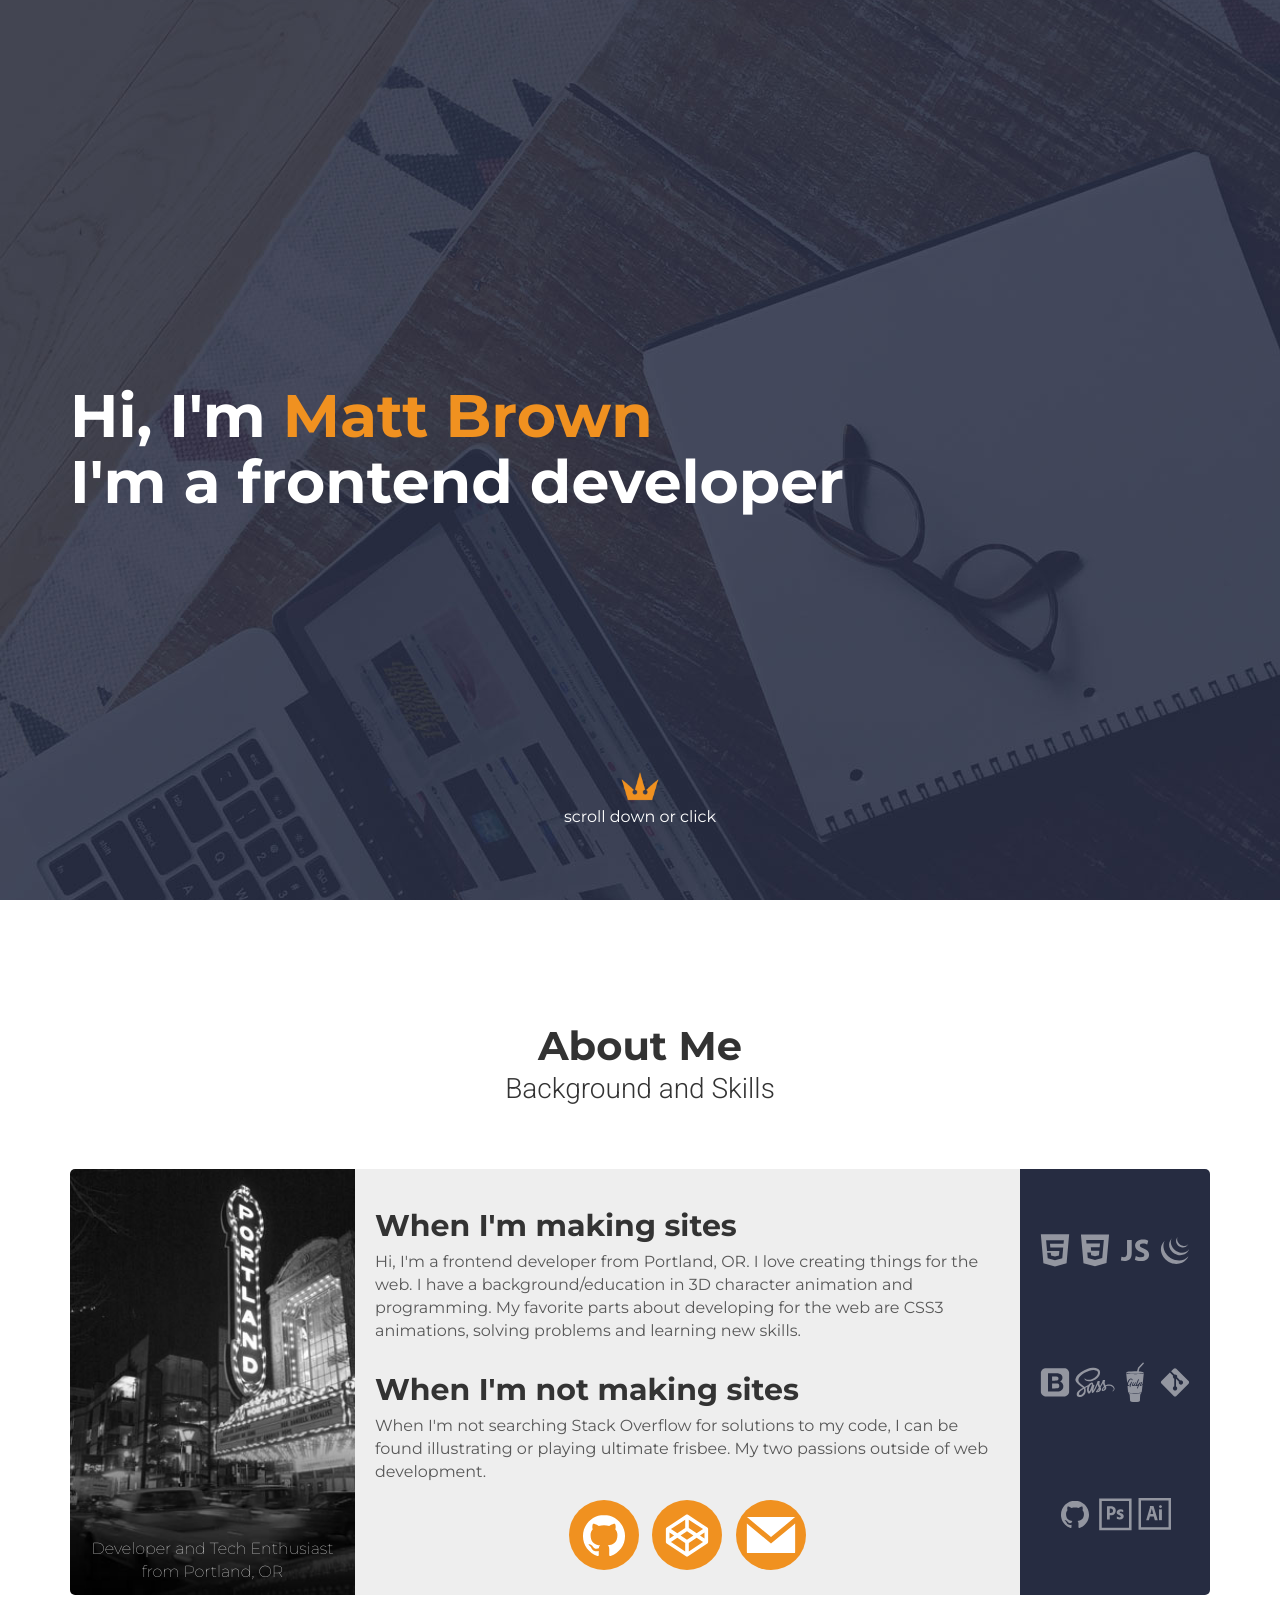
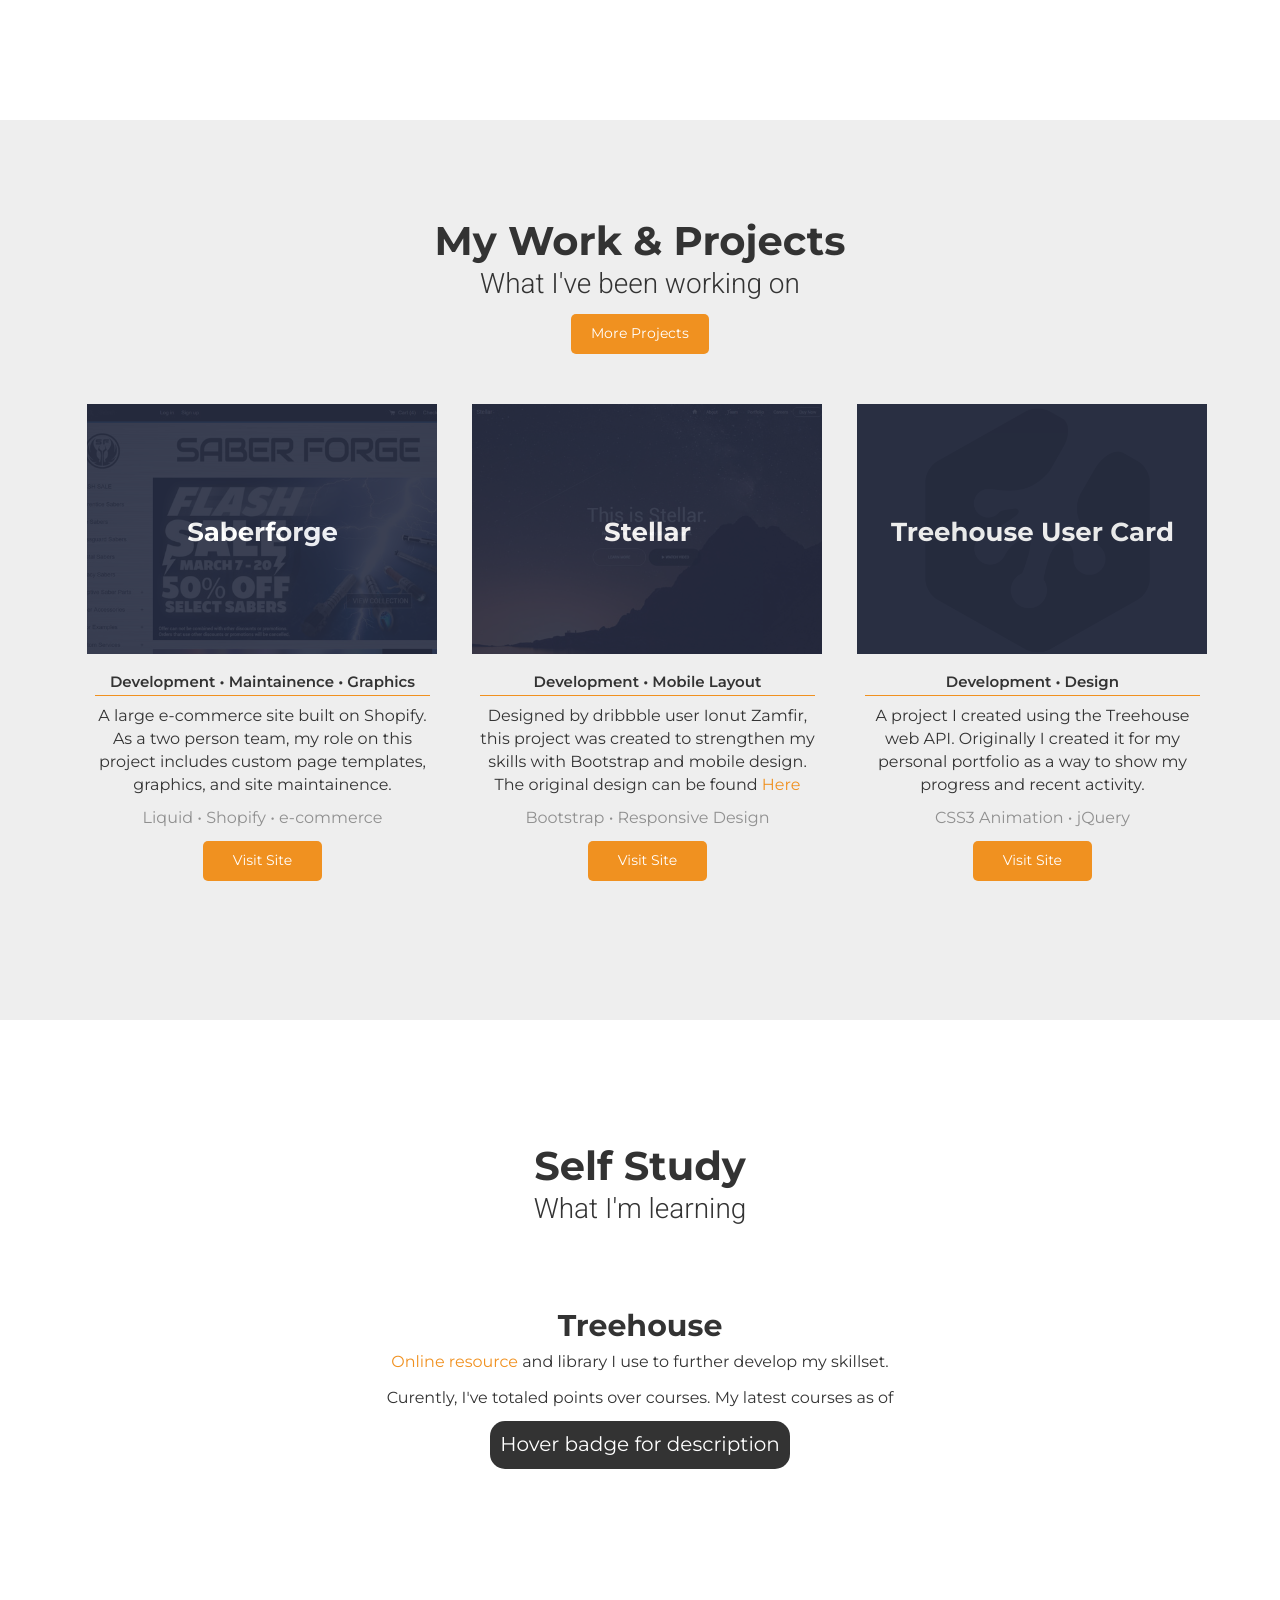
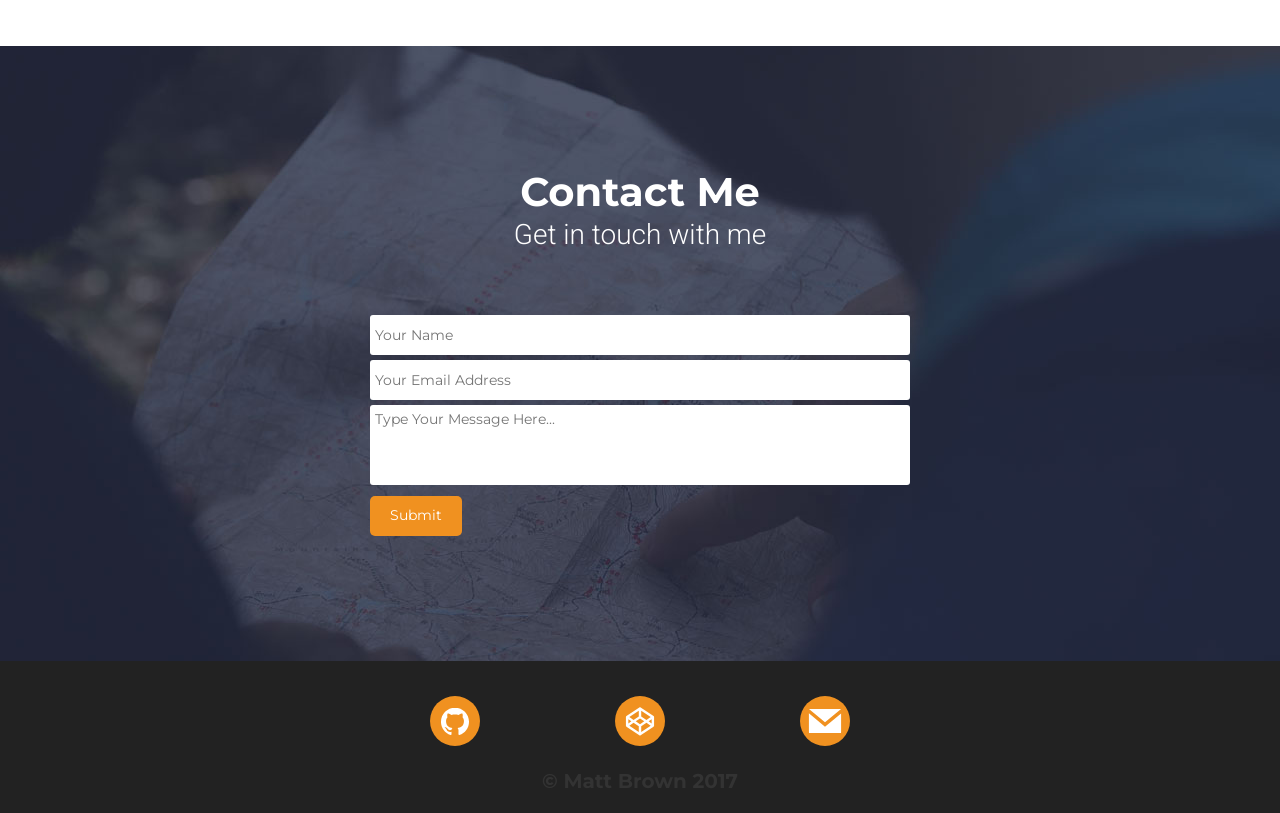
<file: index.html>
<!DOCTYPE html>
<html lang="en">
<head>
	<meta charset="UTF-8">
	<meta name="viewport" content="width=device-width, initial-scale=1, maximum-scale=1, user-scalable=no">
	<title>Matt Brown</title>
	<link rel="apple-touch-icon" sizes="180x180" href="img/apple-touch-icon.png">
	<link rel="icon" type="image/png" href="img/favicon-32x32.png" sizes="32x32">
	<link rel="icon" type="image/png" href="img/favicon-16x16.png" sizes="16x16">
	<link rel="manifest" href="manifest.json">
	<meta name="theme-color" content="#ffffff">
	<link href="https://fonts.googleapis.com/css?family=Montserrat:100,200,300,400,500,700" rel="stylesheet">
	<link href="https://fonts.googleapis.com/css?family=Roboto:300" rel="stylesheet">
	<link rel="stylesheet" href="css/styles.css">
</head>
<body>
	<div class="landing">
		<div class="container">
			<header>
				<h1>Hi, I'm <span>Matt Brown</span></h1>
				<h1>I'm a frontend developer</h1>
			</header>
			<div class="text-center">
				
			</div>
				<a href="#fromtop" class="scroll">
					<img src="img/crown.png" class="bounce">
				<p>scroll down or click</p>
			</a>
		</div>
	</div>
	<!-- end landing -->
	<section class="about">
		<div class="container" id="about">
			<div class="row-fluid aboutcheck">
				<div class="title" id="fromtop">
					<h1>About Me</h1>
					<p>Background and Skills</p>
				</div>
			</div>
			<div class="row-fluid content" >
				<div class="col-sm-3">
					<p>Developer and Tech Enthusiast from Portland, OR</p>
				</div>
				<div class="col-sm-7">
					<div>
						<h2>When I'm making sites</h2>
						<p>Hi, I'm a frontend developer from Portland, OR. I love creating things for the web. I have a background/education in 3D character animation and programming. My favorite parts about developing for the web are CSS3 animations, solving problems and learning new skills.</p>
					</div>
					
					<div>
						<h2>When I'm not making sites</h2>
						<p>When I'm not searching Stack Overflow for solutions to my code, I can be found illustrating or playing ultimate frisbee. My two passions outside of web development.</p>
					</div>

					<div class="media-icons">
						<a href="https://github.com/Matt-Brown503" target='_blank'><img src="img/github.svg"></a>
						<a href="http://codepen.io/Valhalla503/" target='_blank'><img src="img/codepen.svg"></a>
						<a href="mailto:matthewbrown.pdx@gmail.com" target='_blank'><img src="img/email.svg"></a>
					</div>
				</div>
				<div class="col-sm-2">
		          <img class="tool-img" src="img/html5.svg">
		          <img class="tool-img" src="img/css3.svg">
		          <img class="tool-img" src="img/javascript.svg">
		          <img class="tool-img" src="img/jquery.svg">
		     	  <img class="tool-img" src="img/bootstrap.svg">
		     	  <img class="tool-img" src="img/sass.svg">
		          <img class="tool-img" src="img/gulp.svg">
		          <img class="tool-img" src="img/git.svg">
		          <img class="tool-img" src="img/github.svg">
		          <img class="tool-img" src="img/photoshop.svg">
		          <img class="tool-img" src="img/illustrator.svg">
				</div>
			</div>
		</div>
	</section>
	<section class="work">
		<div class="container text-center">
			<div class="title workcheck">
				<h1>My Work & Projects</h1>
				<p>What I've been working on</p>
				<button class="desktop-button">More Projects</button>
			</div>
			<div class="row-fluid a-group">
				<div class="col-sm-4">
					<div class="site-img site-a">
					<div class="img-cover">
						<p>Saberforge</p>
					</div>
					</div>
					
					<div class="site-content">
						<h2>Development • Maintainence •
						Graphics</h2>
						<p>A large e-commerce site built on Shopify. As a two person team, my role on this project includes custom page templates, graphics, and site maintainence.</p>
						<div class="tools"> 
							<p>Liquid • Shopify • e-commerce</p>
						</div>
						<a class="links" href="https://saberforge.com/" target='_blank'>Visit Site</a>
					</div>
				</div>
				<div class="col-sm-4">
					<div class="site-img site-b">
						<div class="img-cover">
							<p>Stellar</p>
						</div>	
					</div>
					
					<div class="site-content">
						<h2>Development • Mobile Layout</h2>
						<p>Designed by dribbble user Ionut Zamfir, this project was created to strengthen my skills with Bootstrap and mobile design. The original design can be found <a href="https://dribbble.com/ionuss">Here</a></p>
						<div class="tools"> 
							<p>Bootstrap • Responsive Design</p>
						</div>
						<a href="projects/stellar/index.html" class="links">Visit Site</a>
					</div>
				</div>
				<div class="col-sm-4">
					<div class="site-img site-c">
						<div class="img-cover">
							<p>Treehouse User Card</p>
						</div>	
					</div>
					<div class="site-content">
						<h2>Development • Design</h2>
						<p>A project I created using the Treehouse web API. Originally I created it for my personal portfolio as a way to show my progress and recent activity.</p>
						<div class="tools"> 
							<p>CSS3 Animation • jQuery</p>
						</div>
						<a href="http://codepen.io/Valhalla503/pen/GWGzxv" target="_blank" class="links">Visit Site</a>
					</div>
				</div>
			</div>
			<div class="row-fluid b-group b-off">
				<div class="col-sm-4">
					<div class="site-img site-a">	
						<div class="img-cover">
							<p>Quote Generator</p>
						</div>
					</div>
					
					<div class="site-content">
						<h2>Development • Design</h2>
						<p>A project created to teach myself how to gather and display data stored in arrays and objects. I took the project slightly further and added libraries with various backgrounds</p>
						<!-- <div class="tools"> 
							<p></p>
						</div> -->
						<a href="projects/quotes/index.html" class="links">Visit Site</a>
					</div>
				</div>
				<div class="col-sm-4">
					<div class="site-img site-b">
						<div class="img-cover">
							<p>Top Twitch Streamers</p>
						</div>	
					</div>
					<div class="site-content">
						<h2>Development • Design</h2>
						<p>This project uses an API and gathers data on the top 10 streamers currently live on twitch.tv. It displays what they are playing, if the content is mature, and their avatar</p>
						<!-- <div class="tools"> 
							<p></p>
						</div> -->
						<a href="projects/twitch/index.html" class="links">Visit Site</a>
					</div>
				</div>
				<!-- <div class="col-md-4">
					<div class="site-img site-c">	
					</div>
					<div class="img-cover">
						<p>Site Name</p>
					</div>
					<div class="site-content">
						<h2>Development • Maintainence •
						Graphics</h2>
						<p>SITENAME: Lorem ipsum dolor sit amet, consectetur adipiscing elit. Donec aliquet porta tortor, et sodales risus consequat eu.</p>
						<div class="tools"> 
							<p>Tool • Tool • Tool</p>
						</div>
						<a href="">Visit Site</a>
					</div>
				</div> -->
			</div>
			<button class="mobile-button">More Projects</button>
		</div>
		
	</section>
	<section class="study">
		<div class="container">
			<div class="title studycheck">
				<h1>Self Study</h1>
				<p>What I'm learning</p>
			</div>
			<div class="row-fluid">
				<div class="col-sm-12">
					<h2>Treehouse</h2>
					<p><a href="https://teamtreehouse.com/">Online resource</a> and library I use to further develop my skillset.</p>
					<p>Curently, I've totaled <span id="points" class="lessons"></span> points over <span class="lessons" id="lessons"></span> courses. My latest courses as of <span class="lessons" id="date"></span></p>
					<div class="badges text-center" id="badges">

					</div>
					<div class="badge-info">
						<p>Hover badge for description</p>
					</div>
					<div class="badge-info-mobile">
						<p></p>
					</div>
				</div>
			</div>
		</div>
	</section>
	<section class="contact">
		<div class="container">
		<div class="title contactcheck">
			<h1>Contact Me</h1>
			<p>Get in touch with me</p>
		</div>
			<div class="row-fluid" id="contact">
				<div class="col-sm-6 col-sm-offset-3">
					<form id="contact-form" class="contact-form" action="//formspree.io/matthewbrown.pdx@gmail.com" method="POST">     
	        <fieldset>
	          <input type="text" placeholder="Your Name" tabindex="1" required >
	        </fieldset>
	        <fieldset>
	          <input type="email" placeholder="Your Email Address" tabindex="2" required >
	        </fieldset>
	        <fieldset>
	          <textarea placeholder="Type Your Message Here..." tabindex="3" required></textarea>
	        </fieldset>
	        	<input type="hidden" name="_subject" value="Website contact" />
	        	<input type="text" name="_gotcha" style="display:none" />
	        <fieldset>
	          <button class="btn-standard" name="submit" type="submit" id="contact-submit" data-submit="...Sending">Submit</button>
	        </fieldset>     
	      </form>
				</div>
			</div>
		</div>
	</section>
	<footer>
		<div class="container">
			<div class="row">
				<div class="col-sm-6 col-sm-offset-3">
					<div class="media-icons">
						<a href="https://github.com/Matt-Brown503" target='_blank'><img src="img/github.svg"></a>
						<a href="http://codepen.io/Valhalla503/" target='_blank'><img src="img/codepen.svg"></a>
						<a href="mailto:matthewbrown.pdx@gmail.com" target='_blank'><img src="img/email.svg"></a>
					</div>
				</div>
			</div>
			<div class="title">
			<h1>&#169; Matt Brown 2017</h1>
		</div>
		</div>
	</footer>
	<script type="text/javascript" src="js/jquery.js"></script>
	<script type="text/javascript" src="js/main.js"></script>
</body>
</html>
</file>
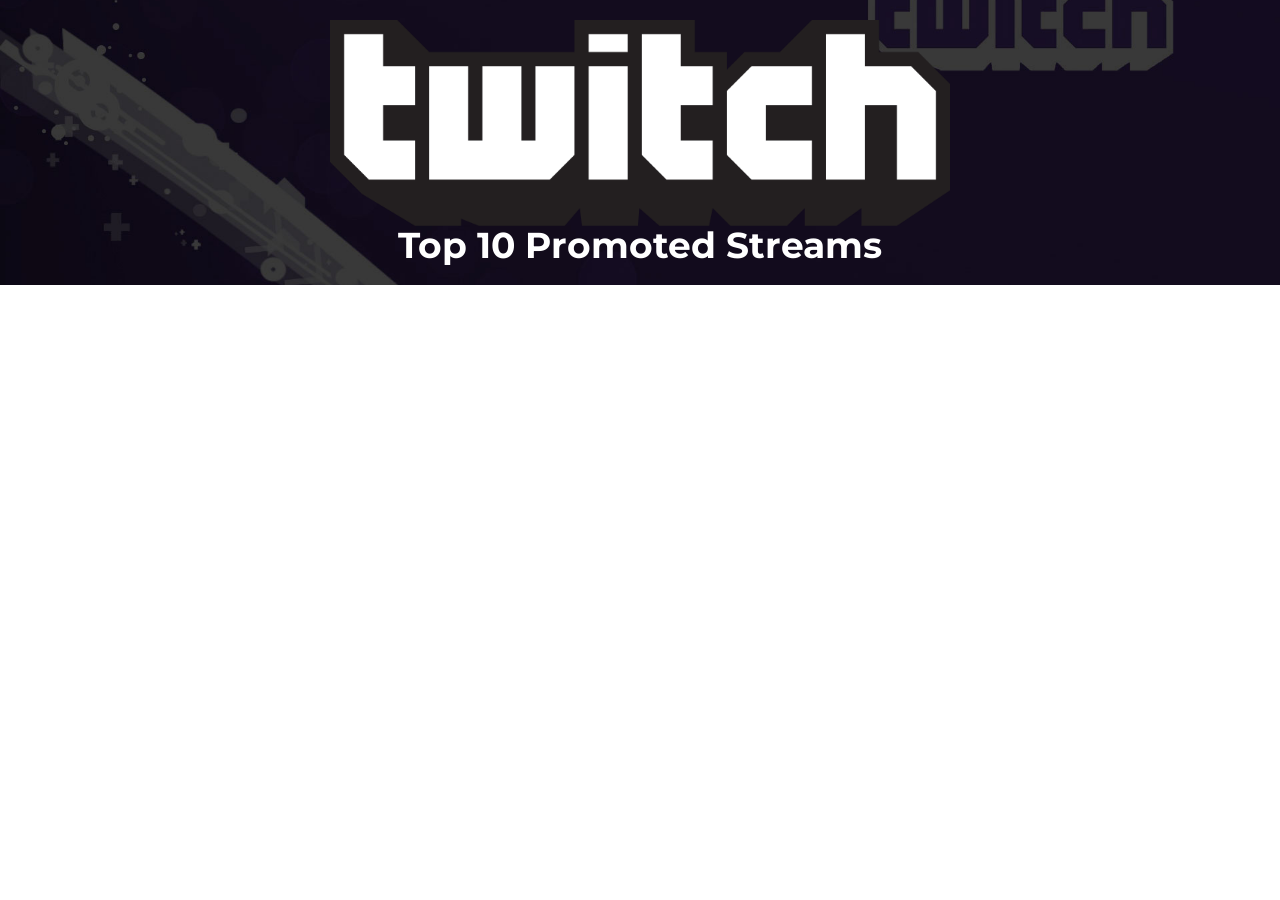
<file: projects/twitch/index.html>
<!DOCTYPE html>
<html lang="en">
<head>
	<title>Untitled</title>
	<meta charset="UTF-8">
	<meta name="viewport" content="width=device-width, initial-scale=1">
  	<meta name="description" content="Content">
  	<meta name="author" content="content">
  	<link rel="stylesheet" href="css/styles.css">
    <link href="https://fonts.googleapis.com/css?family=Montserrat:400,400i,700" rel="stylesheet">
  	<link rel="icon" href="#">

  <!--[if lt IE 9]>
    <script src="https://cdnjs.cloudflare.com/ajax/libs/html5shiv/3.7.3/html5shiv.js"></script>
  <![endif]-->
</head>
<body>
  <div class="container-fluid">
    <div class="container">
      <img class="logo" src="img/logo.png">
      <div class="header text-center">
        <h1>Top 10 Promoted Streams</h1>
      </div>
        <!-- <a href="https://www.twitch.tv/FreeCodeCamp" class='streamer' id="fcc">
          <div class="info1">
            <img class="avatar" src="https://avatars0.githubusercontent.com/u/9892522?v=3&s=200">
          </div>
          <div class="info2">
            <h2>FreeCodeCamp</h2>
            <p>Currently: <span class='content title' id="fccstatus"></span></p>
          </div> -->
      </a>
      <div class="stream-window" id="stream-window">
        <!-- <div id="streamer">
          <a href="#" class='streamer'>
            <div class="info1">
              <img class="avatar" src="img/avatar.png">
              <p>Viewers: <span class='content'>12345</span></p>
            </div>
            <div class="info2">
              <h2>Streamer</h2>
              <p><span class='content title'>Hi, I'm playing Kingdom Hearts II</span></p>
              <p>Now Playing: <span class='content'>Kingdom Hearts II</span></p>
              <p>Content: <span class='rating'></span></p>
            </div>
          </a>
        </div>

        <div class='streamer' id="streamer">
          <div class="info1">
            <img class="avatar" src="img/avatar.png">
            <p>Viewers: <span class='content'>12345</span></p>
          </div>
          <div class="info2">
            <h2>Streamer</h2>
            <p><span class='content title'>Hi, I'm playing Kingdom Hearts II</span></p>
            <p>Now Playing: <span class='content'>Kingdom Hearts II</span></p>
            <p>Content: <span class='content'></span></p>
          </div>
        </div> -->






        <!-- <ul class="streams" id="streams">
          <li>
            <a href="#" class="streamer" id="streamer">
              <img id="avatar" src="img/avatar.png">
              <div class="info">
                <p class="username" id="username">Valhalla</p>
                <p class="status">"<span  id="status"></span>"</p>
                <p class="game">Game:<span id="game"></span></p>
                <p class="viewers">Viewers:<span id="viewer"></span></p>
              </div>
            </a>
          </li>
        </ul> -->
      </div>
    </div>









  </div>
  


	<script type="text/javascript" src='https://code.jquery.com/jquery-3.1.1.min.js'></script>
	<script type="text/javascript" src='js/scripts.js'></script>
</body>
</html>
</file>
